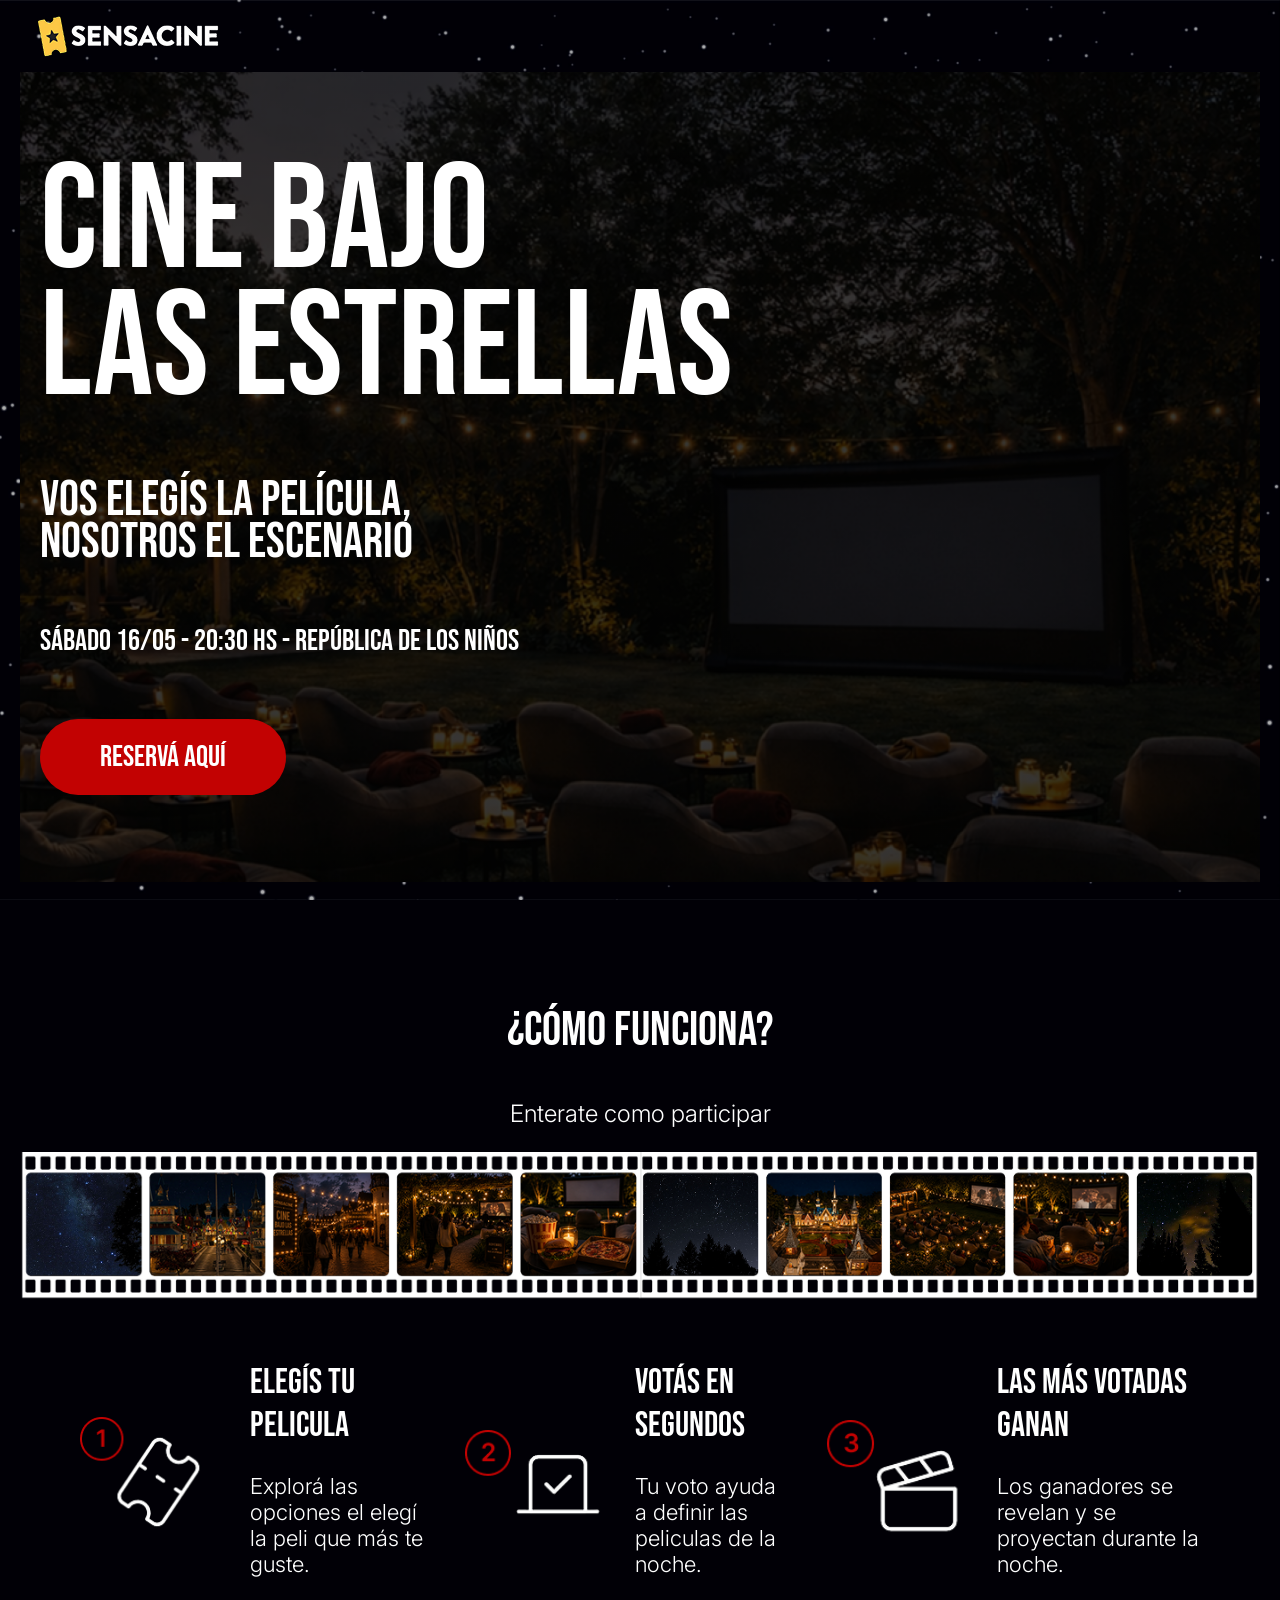
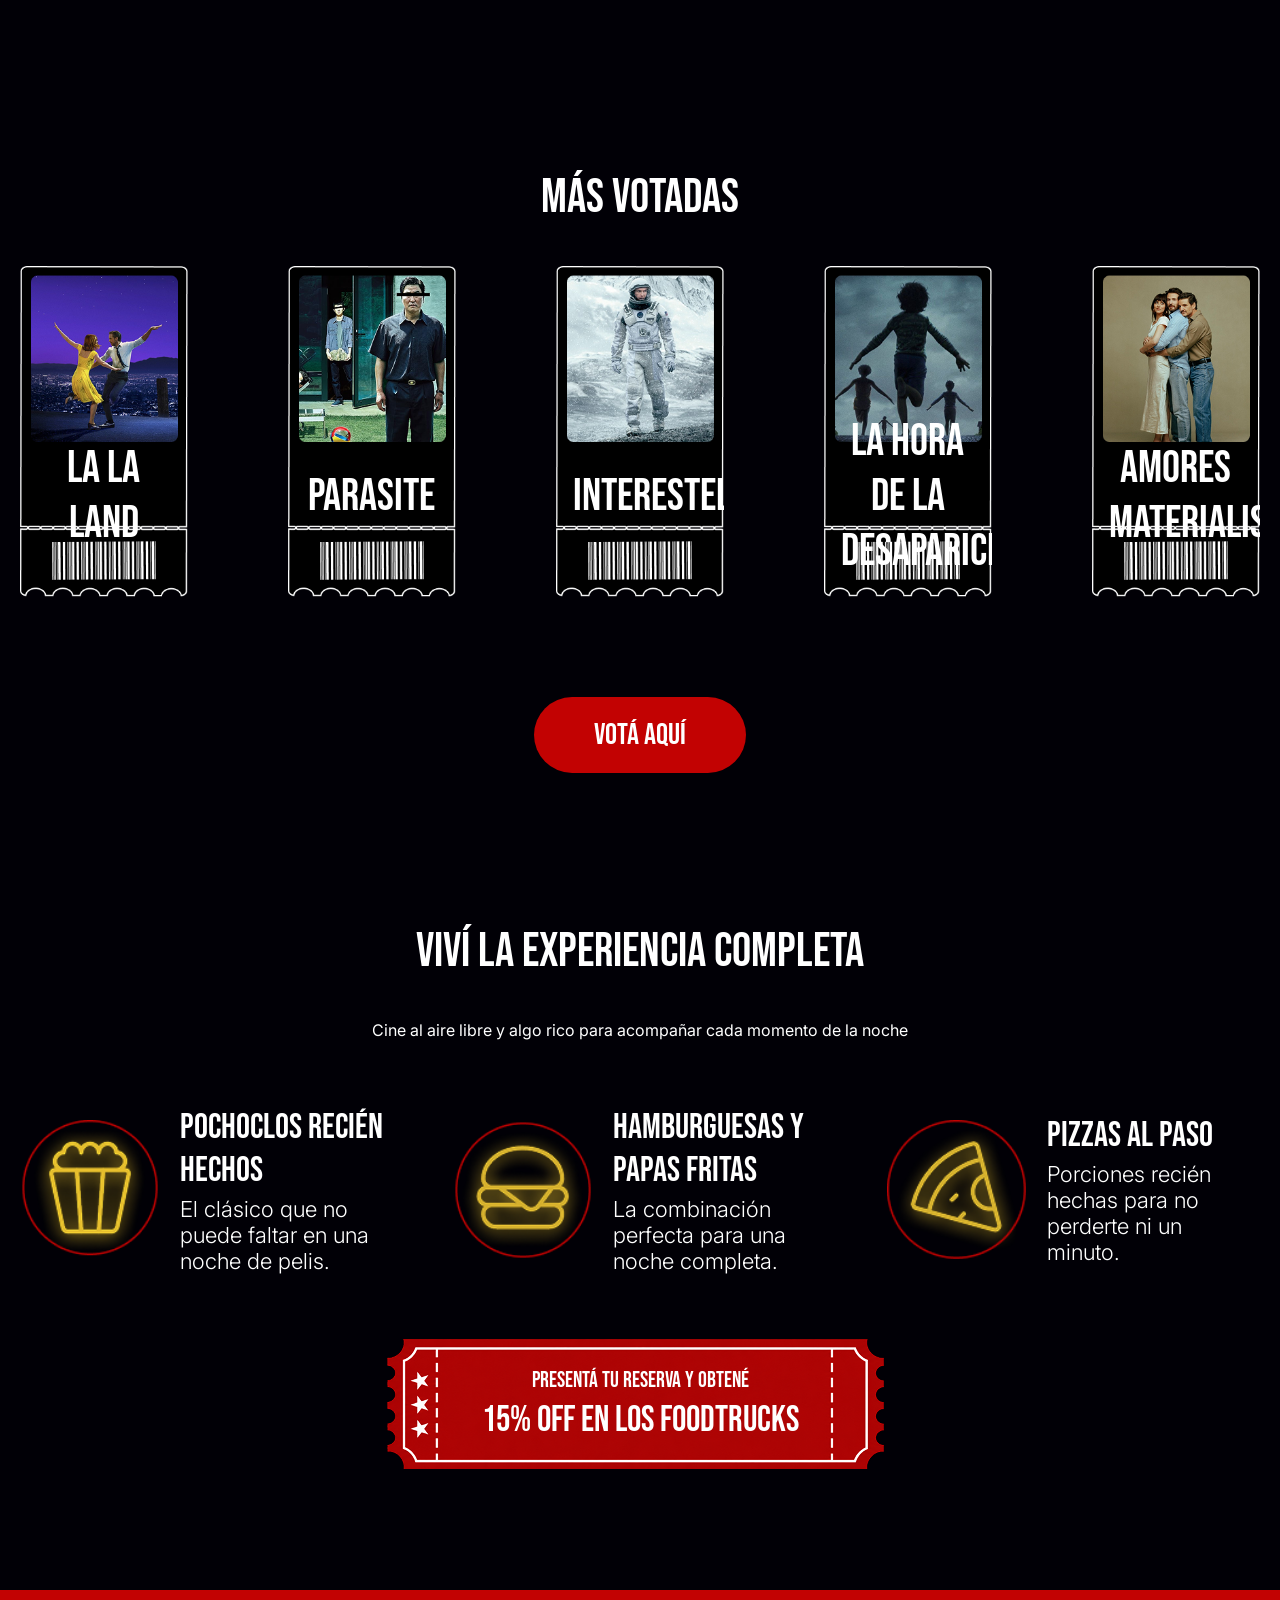
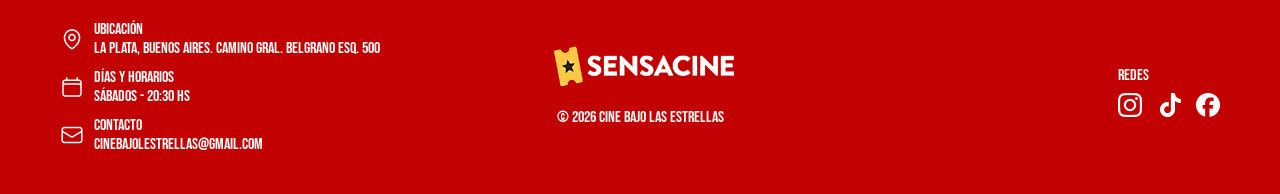
<file: index.html>
<html>

<head>
    <title>Cine Bajo las Estrellas</title>
    <link rel="icon" type="image/png" href="imagenes/logomobile.png">
    <meta charset="utf-8">
    <meta name="viewport" content="width=device-width, initial-scale=1.0">
    <meta name="description" content="Mi primera pagina web">
    <meta name="language" content="es">
    <link rel="stylesheet" href="estilos.css">
</head>
<script src="form.js"></script>


<body>
    <div class="modal" id="modal">
        <div class="modal-contenido">
            <span class="cerrar" onclick="cerrarModal()">✕</span>
            <img src="imagenes/Group 20.png" alt="">
            <h2 class="tituloform" style="font-size: 60px; font-weight: 300;">RESERVÁ TU LUGAR</h2>
            <h2 class="tituloform" style="font-size: 35px; font-weight: 300;">Y DISFRUTÁ LA NOCHE</h2>
            <h3 class="subform" style="font-weight: 300;">Completá los datos para sumarte y recibir
                tu entrada</h3>
            <input type="text" id="input-nombre" placeholder="Nombre completo">
            <input type="email" id="input-email" placeholder="Email">
            <input type="tel" placeholder="Teléfono">
            <select>
                <option value="">Elegí una película</option>
                <option value="lalaland">La La Land</option>
                <option value="parasite">Parasite</option>
                <option value="interstellar">Interstellar</option>
                <option value="desaparicion">La hora de la desaparición</option>
                <option value="amores">Amores Materialistas</option>
                <option value="amores">Joker</option>
                <option value="amores">Oppenheimer</option>
                <option value="amores">Inception</option>
                <option value="amores">Titanic</option>
            </select>
            <button class="btn" onclick="confirmarReserva()">CONFIRMAR</button>
        </div>
    </div>
    <div class="modal" id="modal-feedback">
        <div class="modal-contenido">
            <span class="cerrar" onclick="cerrarFeedback()">✕</span>
            <img src="imagenes/Group 20.png" alt="">
            <h2 class="tituloform" style="font-size: 60px; font-weight: 300;">¡RESERVA HECHA!</h2>
            <h3 class="tituloform" style="font-size: 30px; font-weight: 300;">NOS VEMOS EL 16 DE MAYO</h3>
            <p id="msg-gracias" style="text-align: center; font-size: 25px; font-weight: 300;"></p>
            <p id="msg-correo" style="text-align: center; font-size: 25px; font-weight: 300;"></p>
            <button class="btn" onclick="cerrarFeedback()">CERRAR</button>
        </div>
    </div>
    <div class="fondo-fijo"></div>
    <div class="contenedor">
        <header class="header">
            <img class="logo" src="imagenes/logo.png" alt="cine">

        </header>

        <section class="seccion1">
            <div class="seccion1-contenido">
                <h1 style="font-weight: 300;">CINE BAJO<br>LAS ESTRELLAS</h1>
                <h2 style="font-weight: 300;">VOS ELEGÍS LA PELÍCULA,<br>NOSOTROS EL ESCENARIO</h2>
                <h3 style="font-weight: 300;">SÁBADO 16/05 - 20:30 HS - REPÚBLICA DE LOS NIÑOS</h3>
                <button class="btn btn-principal" onclick="abrirModal()">RESERVÁ AQUÍ</button>
            </div>
        </section>

        <section class="seccion4">
            <div class="seccion4-titulo">
                <h2 style="font-size: 48px;font-weight: 300;">¿CÓMO FUNCIONA?</h2>
                <p style="font-size: 24px;font-weight: 300;">Enterate como participar</p>
            </div>

            <div class="seccion4-imagenes">
                <img src="imagenes/Group 7.png" alt="">
            </div>

            <div class="seccion4-items">
                <div class="seccion4-item">
                    <img src="imagenes/Group 12.png">
                    <div>
                        <h2 class="tituloform" style="text-align: left; font-size: 35px; font-weight: 300;">ELEGÍS TU
                            PELICULA</h2>
                        <p style=" font-size: 22px; font-weight: 300;">Explorá las opciones el elegí
                            la peli que más te guste.</p>
                    </div>
                </div>
                <div class="seccion4-item">
                    <img src="imagenes/Group 10.png">
                    <div>
                        <h2 class="tituloform" style="text-align: left; font-size: 35px; font-weight: 300;">VOTÁS EN
                            SEGUNDOS</h2>
                        <p style="font-size: 22px; font-weight: 300;">Tu voto ayuda a definir las
                            peliculas de la noche.</p>
                    </div>
                </div>
                <div class="seccion4-item">
                    <img src="imagenes/Group 14.png">
                    <div>
                        <h2 class="tituloform" style="text-align: left; font-size: 35px; font-weight: 300;">LAS MÁS
                            VOTADAS GANAN</h2>
                        <p style="font-size: 22px; font-weight: 300;">Los ganadores se revelan y se
                            proyectan durante la noche.</p>
                    </div>
                </div>
            </div>
        </section>

        <section class="seccion2">
            <h2 style="font-size: 48px;font-weight: 300;">MÁS VOTADAS</h2>

            <div class="peliculas">

                <div class="pelicula desktop-card">
                    <img class="normal" src="imagenes/Property 1=La la land.png" alt="Película 1">
                    <img class="hover" src="imagenes/Property 1=La la land Sinopsis.png" alt="Película 1 hover">
                    <h3 class="pelicula-titulo">LA LA LAND</h3>
                    <div class="pelicula-hover-texto">
                        <h3 class="pelicula-titulo-hover">LA LA LAND</h3>
                        <p class="pelicula-sinopsis">
                            UNA HISTORIA QUE COMBINA MÚSICA, ROMANCE Y SUEÑOS EN LA CIUDAD DE LOS ÁNGELES.
                            IDEAL PARA QUIENES BUSCAN UNA EXPERIENCIA EMOCIONAL Y ESTÉTICA EN PANTALLA GRANDE.
                        </p>
                    </div>
                </div>

                <div class="pelicula desktop-card">
                    <img class="normal" src="imagenes/Property 1=Parasite.png" alt="Película 2">
                    <img class="hover" src="imagenes/Property 1=Parasite Sinopsis.png" alt="Película 2 hover">
                    <h3 class="pelicula-titulo">PARASITE</h3>
                    <div class="pelicula-hover-texto">
                        <h3 class="pelicula-titulo-hover">PARASITE</h3>
                        <p class="pelicula-sinopsis">
                            UN THRILLER SOCIAL QUE MEZCLA TENSIÓN Y CRÍTICA CON UN RITMO ATRAPANTE.
                            UNA OPCIÓN PARA QUIENES DISFRUTAN DEL CINE QUE DEJA PENSANDO.
                        </p>
                    </div>
                </div>

                <div class="pelicula desktop-card">
                    <img class="normal" src="imagenes/INTERESTELLAR.png" alt="Película 3">
                    <img class="hover" src="imagenes/INTERESTELLAR SINOPSIS.png" alt="Película 3 hover">
                    <h3 class="pelicula-titulo">INTERESTELLAR</h3>
                    <div class="pelicula-hover-texto">
                        <h3 class="pelicula-titulo-hover">INTERESTELLAR</h3>
                        <p class="pelicula-sinopsis">
                            UN GRUPO DE ASTRONAUTAS VIAJA MÁS ALLÁ DE LA GALAXIA EN BUSCA DE UN NUEVO HOGAR
                            PARA LA HUMANIDAD, MIENTRAS EL TIEMPO Y LOS VÍNCULOS SE PONEN A PRUEBA.
                        </p>
                    </div>
                </div>

                <div class="pelicula desktop-card">
                    <img class="normal" src="imagenes/HORA.png" alt="Película 4">
                    <img class="hover" src="imagenes/HORA SINOPSIS.png" alt="Película 4 hover">
                    <h3 class="pelicula-titulo">LA HORA DE LA DESAPARICIÓN</h3>
                    <div class="pelicula-hover-texto">
                        <h3 class="pelicula-titulo-hover">LA HORA DE LA DESAPARICIÓN</h3>
                        <p class="pelicula-sinopsis">
                            EN UN PUEBLO MARCADO POR MISTERIOSAS DESAPARICIONES, UNA MADRE BUSCA RESPUESTAS
                            EN MEDIO DE UNA REALIDAD CADA VEZ MÁS PERTURBADORA.
                        </p>
                    </div>
                </div>

                <div class="pelicula desktop-card">
                    <img class="normal" src="imagenes/AMORES.png" alt="Película 5">
                    <img class="hover" src="imagenes/AMORES SINOPSIS.png" alt="Película 5 hover">
                    <h3 class="pelicula-titulo">AMORES MATERIALISTAS</h3>
                    <div class="pelicula-hover-texto">
                        <h3 class="pelicula-titulo-hover">AMORES MATERIALISTAS</h3>
                        <p class="pelicula-sinopsis">
                            UNA PAREJA CONSTRUYE SU RELACIÓN ENTRE LUJOS Y APARIENCIAS,
                            HASTA QUE EL DESEO Y LA AMBICIÓN PONEN EN JAQUE LO QUE SIENTEN DE VERDAD.
                        </p>
                    </div>
                </div>

            </div>

            <div class="peliculas-mobile">

                <div class="pelicula-mobile">
                    <img src="imagenes/Property 1=La la land.png" alt="">
                    <div class="pelicula-mobile-texto">
                        <h3>LA LA LAND</h3>
                        <p>
                            UNA HISTORIA QUE COMBINA MÚSICA, ROMANCE Y SUEÑOS EN LA CIUDAD DE LOS ÁNGELES.
                        </p>
                    </div>
                </div>

                <div class="pelicula-mobile">
                    <img src="imagenes/Property 1=Parasite.png" alt="">
                    <div class="pelicula-mobile-texto">
                        <h3>PARASITE</h3>
                        <p>
                           UN THRILLER SOCIAL QUE MEZCLA TENSIÓN Y UN RITMO ATRAPANTE.
                        </p>
                    </div>
                </div>

                <div class="pelicula-mobile">
                    <img src="imagenes/INTERESTELLAR.png" alt="">
                    <div class="pelicula-mobile-texto">
                        <h3>INTERESTELLAR</h3>
                        <p>
                            UN VIAJE MÁS ALLÁ DE LA GALAXIA EN BUSCA DE UN NUEVO HOGAR.
                        </p>
                    </div>
                </div>

                <div class="pelicula-mobile">
                    <img src="imagenes/HORA.png" alt="">
                    <div class="pelicula-mobile-texto">
                        <h3>LA HORA DE LA DESAPARICIÓN</h3>
                        <p>
                           UNA MADRE BUSCA RESPUESTAS EN UN PUEBLO MARCADO POR DESAPARICIONES.
                        </p>
                    </div>
                </div>

                <div class="pelicula-mobile">
                    <img src="imagenes/AMORES.png" alt="">
                    <div class="pelicula-mobile-texto">
                        <h3>AMORES MATERIALISTAS</h3>
                        <p>
                            UNA RELACIÓN SE PONE A PRUEBA ENTRE EL DESEO Y LAS APARIENCIAS.
                        </p>
                    </div>
                </div>

            </div>
        </section>

        <section class="seccion5"><button class="btn" onclick="abrirModal()">VOTÁ AQUÍ</button>
        </section>

        <section class="seccion3">
            <h2 style="font-size: 48px;font-weight: 300;">VIVÍ LA EXPERIENCIA COMPLETA</h2>
            <p>Cine al aire libre y algo rico para acompañar cada momento de la noche</p>

            <div class="seccion3-imagenes">
                <div class="seccion3-item">
                    <img src="imagenes/Group 16.png">
                    <div>
                        <h2 style="text-align: left; font-size: 35px; font-weight: 300; margin: 0;">POCHOCLOS RECIÉN
                            HECHOS</h2>
                        <p style="text-align: left; font-size: 22px; font-weight: 300; margin: 0;">El clásico que no
                            puede faltar en una noche de pelis.</p>
                    </div>
                </div>
                <div class="seccion3-item">
                    <img src="imagenes/Group 17.png">
                    <div>
                        <h2 style="text-align: left; font-size: 35px; font-weight: 300; margin: 0;">HAMBURGUESAS Y PAPAS
                            FRITAS</h2>
                        <p style="text-align: left; font-size: 22px; font-weight: 300; margin: 0;">La combinación
                            perfecta para una noche completa.</p>
                    </div>
                </div>
                <div class="seccion3-item">
                    <img src="imagenes/Group 19.png">
                    <div>
                        <h2 style="text-align: left; font-size: 35px; font-weight: 300; margin: 0;">PIZZAS AL PASO</h2>
                        <p style="text-align: left; font-size: 22px; font-weight: 300; margin: 0;">Porciones recién
                            hechas para no perderte ni un minuto.</p>
                    </div>
                </div>
            </div>
            <div class="reserva-contenedor">
                <img src="imagenes/off.png" class="reserva">
                <div class="reserva-texto">
                    <p class="reserva-subtitulo">PRESENTÁ TU RESERVA Y OBTENÉ</p>
                    <p class="reserva-titulo">15% OFF EN LOS FOODTRUCKS</p>
                </div>
            </div>
        </section>
    </div>


    <footer class="footer">
        <div class="footer-izq">
            <div class="footer-item">
                <img src="imagenes/Frame (1).png">
                <p>UBICACIÓN<br>LA PLATA, BUENOS AIRES. CAMINO GRAL. BELGRANO ESQ. 500</p>
            </div>
            <div class="footer-item">
                <img src="imagenes/Frame (2).png">
                <p>DÍAS Y HORARIOS<br>SÁBADOS - 20:30 HS</p>
            </div>
            <div class="footer-item">
                <img src="imagenes/Frame (3).png">
                <p>CONTACTO<br>CINEBAJOLESTRELLAS@GMAIL.COM</p>
            </div>
        </div>

        <div class="footer-centro">
            <img src="imagenes/logo.png" alt="cine">
            <p>© 2026 CINE BAJO LAS ESTRELLAS</p>
        </div>

        <div class="footer-der">
            <div>
                <p style="text-align: left; margin: 0 0 8px 0;">REDES</p>
                <div class="icons">
                    <img src="imagenes/instagram 1.png">
                    <img src="imagenes/tiktok 1.png">
                    <img src="imagenes/facebook 1.png">
                </div>
            </div>
        </div>
    </footer>

</body>

</html>
</file>
<file: estilos.css>
@font-face {
    font-family: "Bebas";
    src: url(./fuentes/BebasNeue-Regular.ttf);
    font-weight: lighter;
}

@font-face {
    font-family: "Inter";
    src: url(./fuentes/Inter-VariableFont_opsz\,wght.ttf);
}

html {
    background-color: #010006;
    margin: 0;
    padding: 0;
}

html,
body {
    margin: 0;
    padding: 0;
    overflow-x: hidden;
    width: 100%;
}

p {
    font-family: "Inter";
}

header {
    margin: 0;
    padding: 10px 0;
    text-align: left;
}

.fondo-fijo {
    position: fixed;
    top: 0;
    left: 0;
    width: 100%;
    height: 100%;
    background-image: url("imagenes/IMG_4908.jpg");
    background-size: cover;
    background-position: center;
    z-index: -1;
}


.contenedor {
    padding: 0 20px;
    box-sizing: border-box;
    width: 100%;
}


.btn {
    background-color: #c20202;
    color: white;
    border: none;
    padding: 20px 60px;
    border-radius: 100px;
    cursor: pointer;
    font-family: "Bebas";
    font-size: 30px;
    display: block;
    margin: 0 auto;
    transition: background-color 0.3s ease;
}

.btn:hover {
    background-color: #870202;
}

.btn-principal {

    margin: 0;
    margin-top: 50px;
    align-self: flex-start;
}

li,
a,
ul,
h1,
h2,
h3,
h4,
h5,
h6 {
    font-family: "Bebas";
    color: white;
}


.seccion1 {
    background-image:
        linear-gradient(rgba(0, 0, 0, 0.6), rgba(0, 0, 0, 0.6)),
        url("imagenes/Rectangle 21.png");
    background-size: cover;
    background-position: center;
    background-repeat: no-repeat;
    min-height: 90vh;
    display: flex;
    flex-direction: column;
    align-items: left;
    justify-content: center;
    text-align: left;
    color: white;
}

.seccion1-contenido {
    display: flex;
    flex-direction: column;
    align-items: flex-start;
    gap: 15px;
    padding: 20px;
}

.seccion1-contenido h1 {
    font-size: 150px;
    font-weight: 300;
    margin: 0;
    line-height: 0.85;
}

.seccion1-contenido h2 {
    font-size: 50px;
    font-weight: 300;
    margin: 0;
    line-height: 0.85;
}

.seccion1-contenido h3 {
    font-size: 30px;
    font-weight: 300;
    margin: 0;
    line-height: 0.85;
}

.seccion1-contenido h2,
.seccion1-contenido h3 {
    margin: 0;
}

.seccion1 h2,
h3 {
    padding-top: 50px;
}

.seccion2 {
    text-align: center;
    color: white;
    padding-top: 50px;
}

.peliculas {
    display: flex;
    flex-direction: row;
    gap: 100px;
    width: 100%;
    margin: 0 auto;
    justify-content: center;

}

.pelicula {
    overflow: hidden;
    flex: 1;
    min-width: 0;
    max-width: 500px;
    position: relative;
}

.pelicula img {
    width: 100%;
    max-width: 100%;
    display: block;
}

.pelicula-titulo {
    position: absolute;
    bottom: 38%;
    left: 50%;
    transform: translate(-50%, 50%);
    font-size: 45px;
    font-weight: 10;
    color: white;
    margin: 0;
    text-align: center;
    transition: opacity 0.4s ease;
    width: 80%;
}

.pelicula-hover-texto {
    position: absolute;
    top: 8%;
    left: 50%;
    transform: translateX(-50%);
    width: 80%;
    text-align: center;
    opacity: 0;
    transition: opacity 0.4s ease;
}

.pelicula:hover .pelicula-hover-texto {
    opacity: 1;
}

.pelicula-titulo-hover {
    font-size: 35px;
    font-weight: 300;
    color: white;
    margin: 0 0 12px 0;
}

.pelicula-sinopsis {
    font-family: "Bebas";
    font-size: 22px;
    font-weight: 300;
    color: white;
    text-align: justify;
    margin: 0;
    line-height: 1.5;
}

.pelicula:hover .pelicula-titulo {
    opacity: 0;
}

.pelicula .normal {
    transition: opacity 0.4s ease, transform 0.4s ease;
}

.pelicula .hover {
    position: absolute;
    top: 0;
    left: 0;
    opacity: 0;
    transform: scale(1.05);
    transition: opacity 0.4s ease, transform 0.4s ease;
}

.pelicula:hover .hover {
    opacity: 1;
    transform: scale(1);
}

.pelicula:hover .normal {
    opacity: 0;
    transform: scale(1.05);
}


.seccion3 {
    color: white;
    text-align: center;
    padding-top: 10px;
    padding-bottom: 120px;
}


.seccion3-imagenes {
    display: flex;
    flex-direction: row;
    justify-content: center;
    gap: 100px;
    width: 100%;
    padding-top: 50px;
    padding-bottom: 25px;
}

.seccion3-imagenes div {
    overflow: hidden;
    flex: 1;
    min-width: 0;
    max-width: 100%;
}

.seccion3-imagenes {
    display: flex;
    flex-direction: row;
    justify-content: center;
    align-items: center;
    gap: 60px;
    width: 100%;
    padding-top: 50px;
    padding-bottom: 25px;
}

.seccion3-item {
    display: flex;
    flex-direction: row;
    align-items: center;
    text-align: left;
    gap: 20px;
    flex: 1;
}

.seccion3-item img {
    width: 140px;
    height: auto;
    flex-shrink: 0;
    object-fit: contain;
}

.seccion3-item>div {
    display: flex;
    flex-direction: column;
    gap: 4px;
}

.reserva {
    height: auto !important;
    max-width: 100%;

}

.reserva-contenedor {
    position: relative;
    display: inline-block;
    margin-top: 40px;
    max-width: 100%;
}

.reserva-texto {
    position: absolute;
    top: 50%;
    left: 50%;
    transform: translate(-50%, -50%);
    text-align: center;
    width: 100%;
}

.reserva-subtitulo {
    font-family: "Bebas";
    color: white;
    font-size: 22px;
    font-weight: 300;
    margin: 0 0 5px 0;
}

.reserva-titulo {
    font-family: "Bebas";
    color: white;
    font-size: 36px;
    font-weight: 300;
    margin: 0;
}

.seccion4 {
    color: white;
    text-align: center;
    padding: 80px 0;
}

.seccion4-imagenes {
    width: 100%;

}

.seccion4-imagenes img {
    width: 100%;
    height: auto;
}

.seccion4-items {
    display: flex;
    flex-direction: row;
    gap: 40px;
    margin-top: 60px;
    align-items: flex-start;
    padding: 0 60px;
}

.seccion4-item {
    display: flex;
    flex-direction: row;
    align-items: center;
    text-align: left;
    gap: 30px;
}

.seccion4-item img {
    width: 140px;
    height: auto;
    flex-shrink: 0;
    object-fit: contain;
}

.seccion4-item>div {
    display: flex;
    flex-direction: column;
    gap: 4px;
}

.seccion5 {
    padding: 100px 0;
    text-align: center;
}

.seccion5 .btn {
    padding: 20px 60px;
    font-size: 30px;
}

.footer {
    background-color: #c20202;
    color: white;
    display: flex;
    align-items: center;
    padding: 30px 60px;
}

.footer p {
    font-family: "Bebas";
}

.footer-izq {
    text-align: left;
    flex: 1;
}

.footer-centro {
    flex: 1;
    display: flex;
    flex-direction: column;
    align-items: center;
    text-align: center;
}

.footer-der {
    flex: 1;
    display: flex;
    flex-direction: column;
    align-items: flex-end;
}

.icons {
    display: flex;
    gap: 15px;
    cursor: pointer;
}

.footer-item {
    display: flex;
    align-items: center;
    gap: 10px;
    margin-bottom: 10px;
}

.footer-item p {
    margin: 0;
}


.modal {
    display: none;
    position: fixed;
    top: 0;
    left: 0;
    width: 100%;
    height: 100%;
    background-color: rgba(0, 0, 0, 0.7);
    z-index: 999;
    justify-content: center;
    align-items: center;
}

.modal.activo {
    display: flex;
}

.modal-contenido {
    background-color: #111;
    color: white;
    padding: 40px;
    border-radius: 15px;
    display: flex;
    flex-direction: column;
    gap: 15px;
    min-width: 600px;
}

.modal-contenido img {
    width: 120px;
    height: auto;
    display: block;
    margin: 0 auto 10px auto;
}

.modal-contenido input,
.modal-contenido select {
    padding: 12px;
    border-radius: 8px;
    border: none;
    font-size: 16px;
    width: 100%;
}

.modal-contenido select {
    background-color: white;
    color: black;
}

.cerrar {
    color: red;
    text-align: right;
    cursor: pointer;
    font-size: 20px;
}

.tituloform {
    text-align: center;
    margin: 0;
}

.subform {
    text-align: center;
    margin-top: 10px;
}

.peliculas-mobile {
    display: none;
}

@media (max-width: 1200px) {


    .seccion1-contenido h1 {
        font-size: 50px !important;
    }

    .seccion1-contenido h2 {
        font-size: 22px !important;
    }

    .seccion1-contenido h3 {
        font-size: 18px !important;
    }

    .peliculas {

        justify-content: flex-start;
        gap: 15px;
    }

    .seccion3-imagenes {
        gap: 10px;
    }

    .seccion3-imagenes img {
        width: 100%;
        height: auto;
    }

    .seccion4-items {
        gap: 20px;
    }

    .seccion5 {
        padding: 60px 0;
    }

    .footer {
        padding: 30px;
    }

    .modal-contenido {
        min-width: 500px;
    }
}

.peliculas-mobile {
    display: none;
}

@media (max-width: 768px) {
    .contenedor {
        padding: 0 15px;
    }

    .logo {
        content: url("imagenes/logomobile.png");
    }

    .seccion1 {
        min-height: 70vh;
    }

    .seccion1-contenido h1 {
        font-size: 70px !important;
    }

    .seccion1-contenido h2 {
        font-size: 20px !important;
        margin: 0 !important;
    }

    .seccion1-contenido h3 {
        padding-top: 50px;
        font-size: 20px !important;
    }

    .btn {
        font-size: 25px;
        padding: 10px 30px;
    }

    .seccion2 {
        padding: 30px 0;
    }

    .seccion2 h2 {
        font-size: 34px !important;
    }

    .seccion2 p {
        font-size: 16px !important;
    }

    .desktop-card {
        display: none;
    }

    .seccion2 {
        padding: 30px 0;
    }

    .seccion2 h2 {
        font-size: 34px !important;
    }

    .peliculas {
        display: none;
    }

    .peliculas-mobile {
        display: flex;
        gap: 15px;
        overflow-x: auto;
        padding: 10px 0;
    }

    .pelicula-mobile {
        position: relative;
        width: 60vw;
        flex-shrink: 0;
    }

    .pelicula-mobile img {
        width: 100%;
        display: block;
    }

    .pelicula-mobile-texto {
        position: absolute;
        top: 45%;
        left: 8%;
        right: 8%;
    }

    .pelicula-mobile-texto h3 {
         font-size: 4vw;
        font-weight: 300;
        margin: 0 0 10px 0;
    }

    .pelicula-mobile-texto p {
        font-family: "Bebas";
        font-size: 2vw;
        line-height: 1.2;
        margin: 0;
        color: white;
    }

    .seccion3 {
        padding: 30px 0 80PX 0;
    }

    .seccion3 h2 {
        font-size: 34px !important;
    }

    .seccion3 h3 {
        font-size: 24px !important;
    }

    .seccion3 p {
        font-size: 16px;
    }

    .seccion3-imagenes {
        flex-direction: column;
        gap: 20px;
        padding: 20px 15px 15px 15px;
        align-items: stretch;
    }

    .seccion3-item {
        flex-direction: row;
        align-items: center;
        gap: 15px;
        width: 100%;
    }

    .seccion3-item img {
        width: 80px;
        height: auto;
        flex-shrink: 0;
        object-fit: contain;
    }

    .seccion3-item>div {
        flex: 1;
        min-width: 0;
    }

    .seccion3-item>div h2 {
        font-size: 20px !important;
        text-align: left;
        margin: 0 0 4px 0;
    }

    .seccion3-item>div p {
        font-size: 14px !important;
        text-align: left;
        margin: 0;
    }

    .reserva-contenedor {
        width: 100%;
        margin-top: 20px;
    }

    .reserva {
        width: 100%;
        height: auto;
        padding-bottom: 0;
    }

    .reserva-subtitulo {
        font-size: 18px !important;
    }

    .reserva-titulo {
        font-size: 28px !important;
    }

    .seccion4 {
        padding: 30px 0;
    }

    .seccion4 h2 {
        font-size: 34px !important;
    }

    .seccion4 h3 {
        font-size: 24px !important;
    }

    .seccion4 p {
        font-size: 16px !important;
    }

    .seccion4-imagenes {
        width: 100%;
        margin: 0;
    }

    .seccion4-imagenes img {
        content: url("imagenes/Group 22.png");
    }

    .seccion4-items {
        flex-direction: column;
        gap: 20px;
        margin-top: 30px;
        padding: 0 15px;
        align-items: stretch;
    }

    .seccion4-item {
        flex-direction: row;
        align-items: center;
        gap: 15px;
        width: 100%;
    }

    .seccion4-item img {
        width: 80px;
        height: auto;
        flex-shrink: 0;
        object-fit: contain;
    }

    .seccion4-item>div {
        flex: 1;
        min-width: 0;
    }

    .seccion4-item>div h2 {
        font-size: 20px !important;
        text-align: left;
        margin: 0 0 4px 0;
    }

    .seccion4-item>div p {
        font-size: 14px !important;
        text-align: left;
        margin: 0;
    }

    .seccion5 {
        padding: 40px 0;
    }

    .seccion5 .btn {
        font-size: 30px;
        padding: 10px 30px;
    }

    .footer {
        flex-direction: column;
        padding: 30px 0;
        gap: 20px;
        text-align: center;
    }

    .footer-izq,
    .footer-centro,
    .footer-der {
        width: 100%;
        align-items: center;
        text-align: center;
    }

    .footer-der>div>p {
        display: none;
    }

    .footer-item {
        justify-content: center;
    }

    .footer-item p {
        text-align: center;
    }

    .modal-contenido {
        min-width: unset;
        width: 90vw;
        padding: 20px;
    }

    .tituloform {
        font-size: 36px !important;
        margin: 0;
    }


}
</file>
